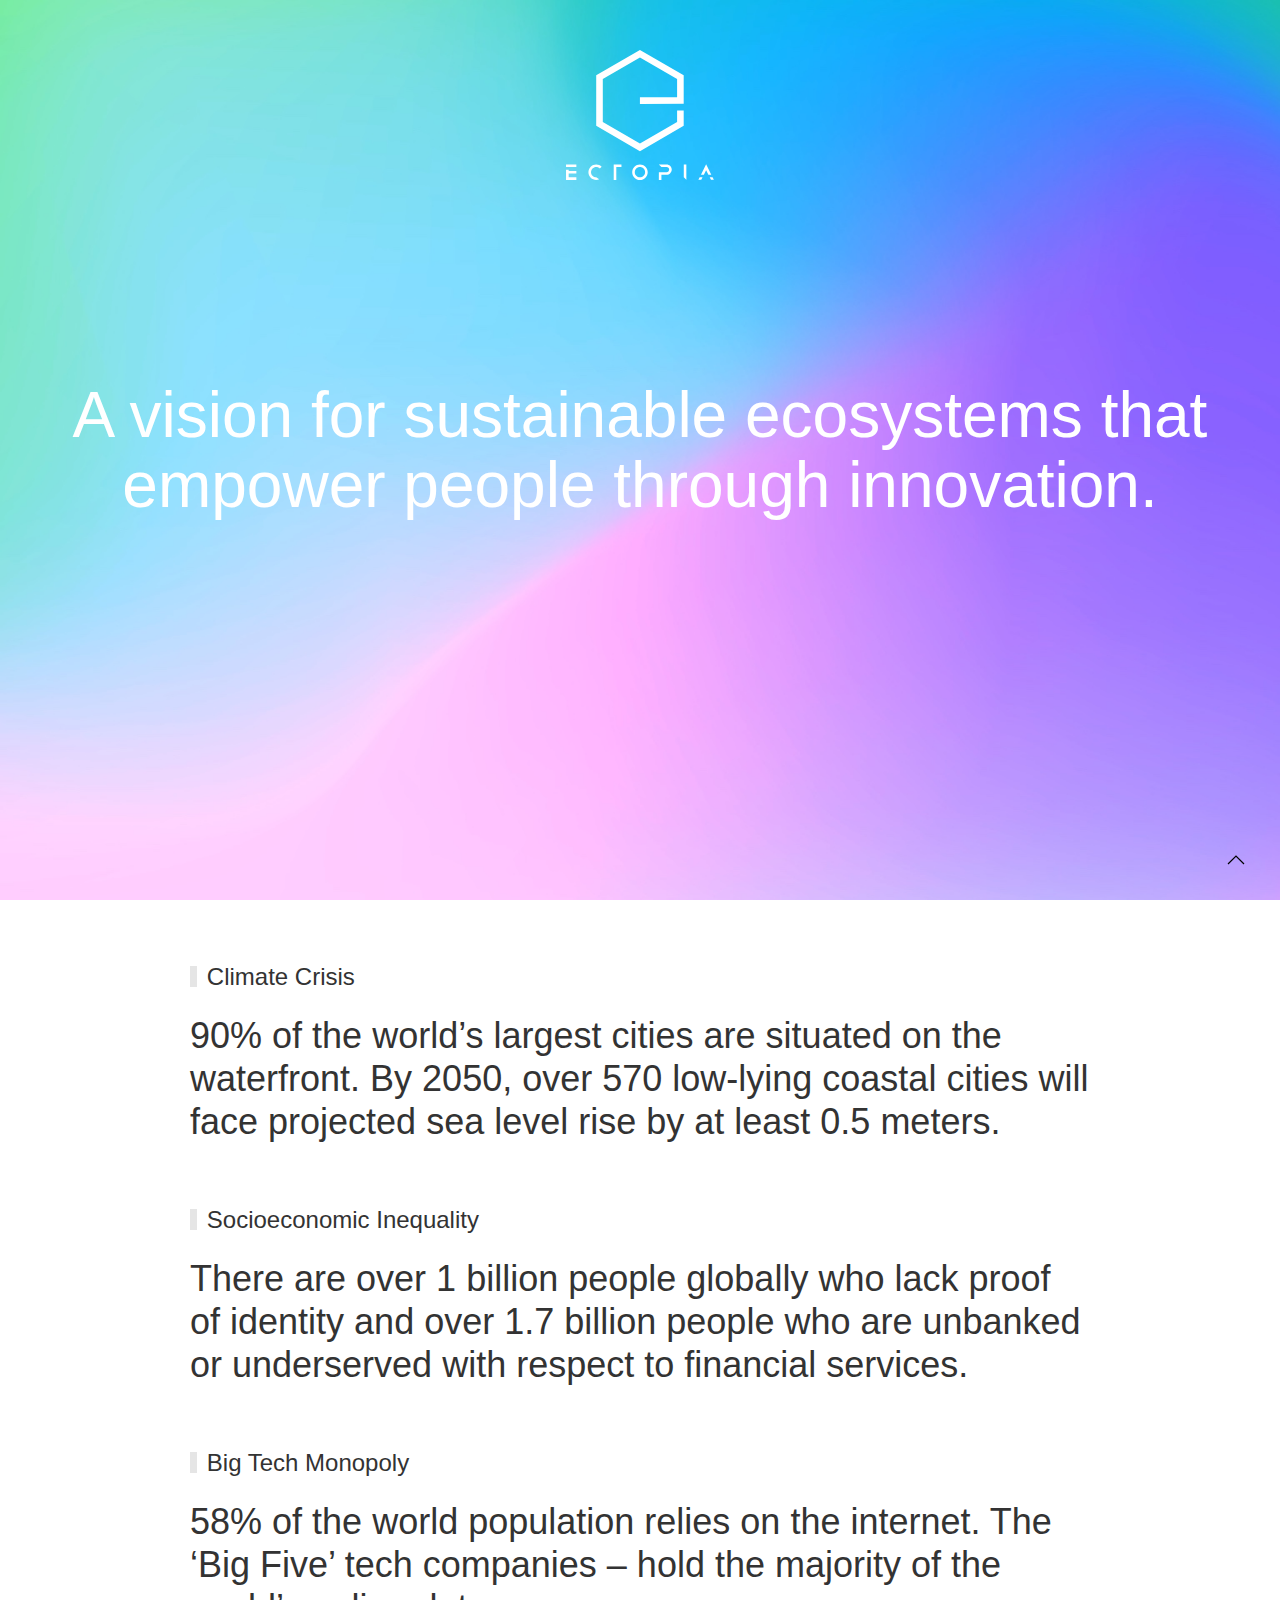
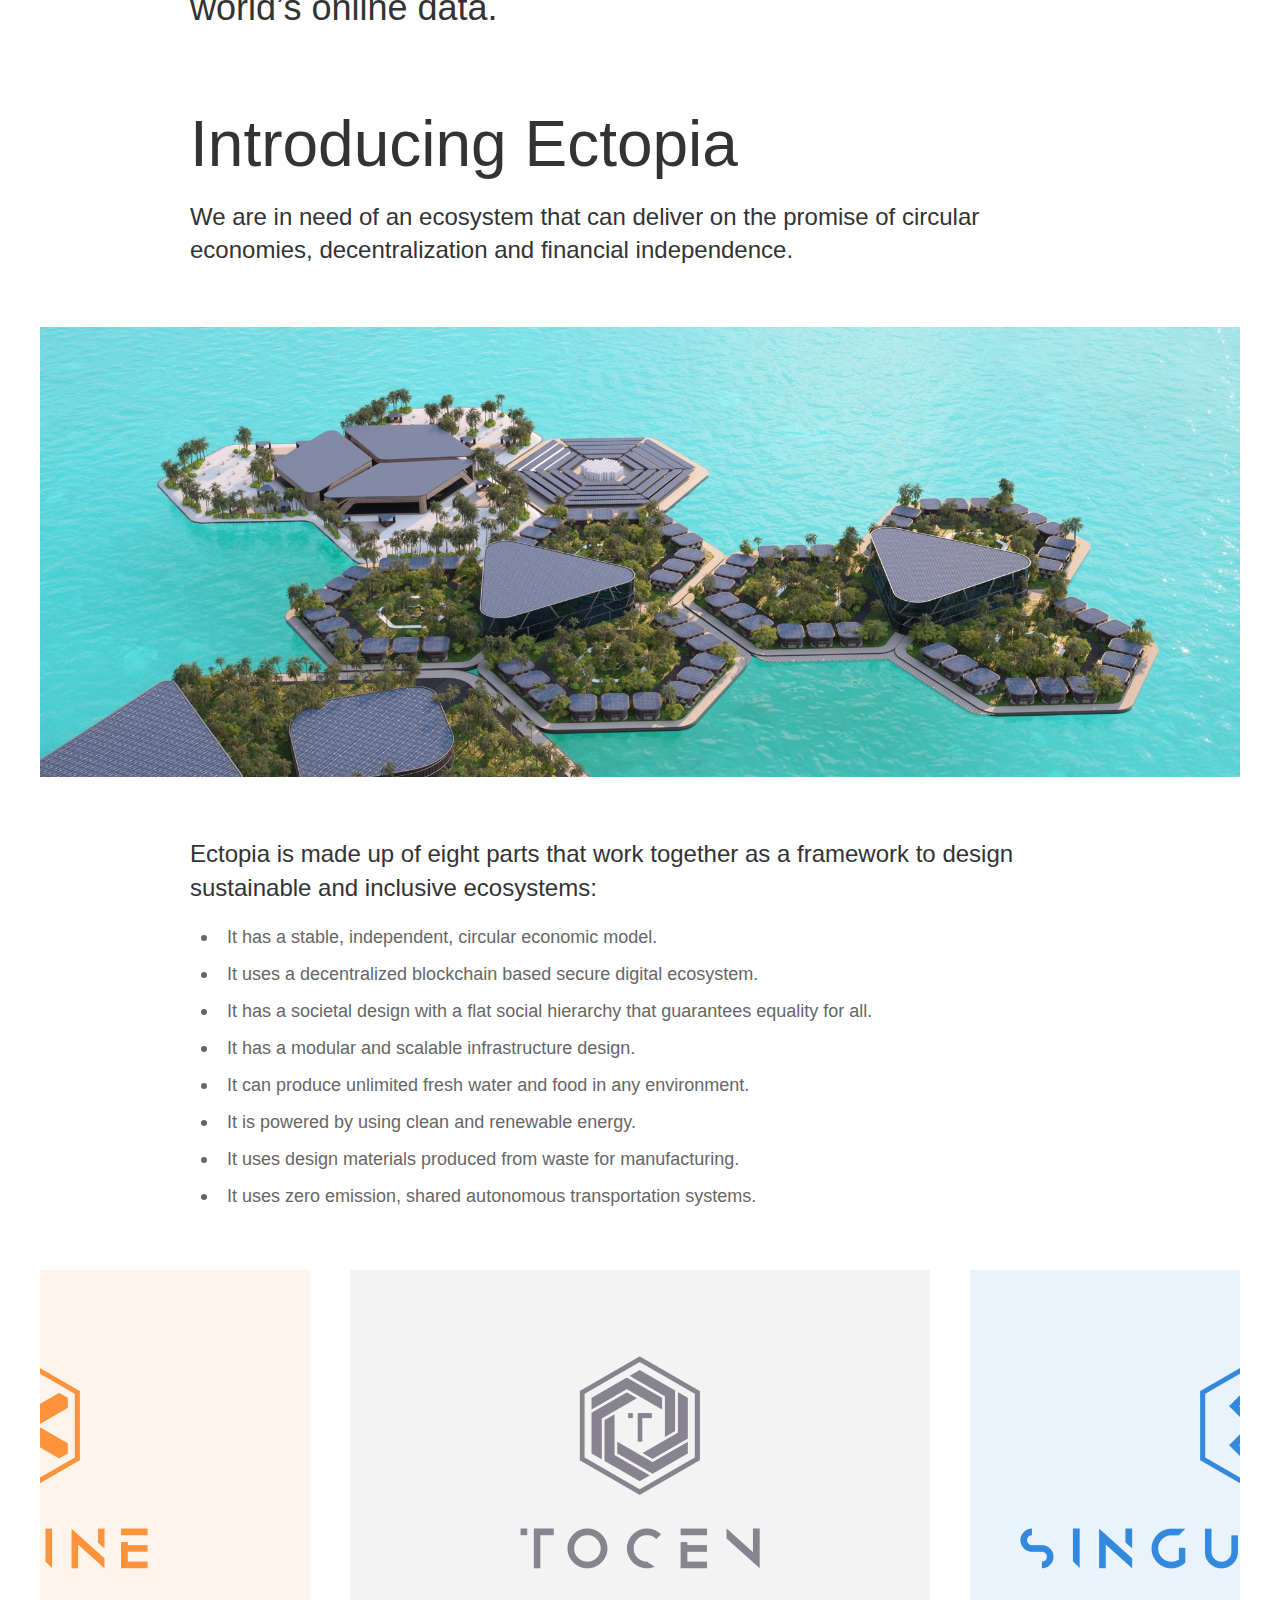
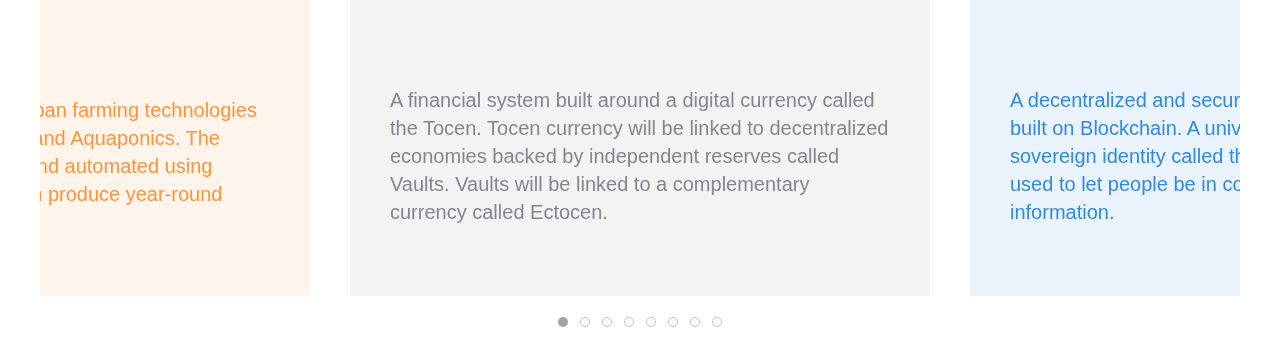
<file: index.html>
<!DOCTYPE html>
<html>
    <head>
        <title>Title</title>
        <meta charset="utf-8">
        <meta name="viewport" content="width=device-width, initial-scale=1">
        <link rel="stylesheet" href="css/uikit.min.css" />
        <script src="js/uikit.min.js"></script>
        <script src="js/uikit-icons.min.js"></script>
    </head>
    <body>
      <a style="position: fixed; bottom: 30px; right: 30px; z-index: 1000; color: black;" href="#" uk-totop uk-scroll></a>
      <div>
        <div class="uk-background-cover uk-height-viewport uk-flex uk-flex-middle uk-flex-center" style="background-image: url(img/cover.jpg);">
          <div style="position: absolute; top: 50px;">
            <img style="height: 130px;" src="img/logo.svg">
          </div>
          <div class="uk-container uk-container-medium">
            <h1 style="color: white; text-align: center;" class="uk-heading-medium">A vision for sustainable ecosystems that empower people through innovation.</h1>
          </div>
        </div>

        <div class="uk-container uk-container-small">
          <h4 class="uk-heading-bullet" style="font-size: 24px; margin-top: 60px;">Climate Crisis</h4>
          <h1 class="uk-heading-small" style="font-size: 36px; margin-top: 10px;">90% of the world’s largest cities are situated on the waterfront. By 2050, over 570 low-lying coastal cities will face projected sea level rise by at least 0.5 meters.</h1>
        </div>

        <div class="uk-container uk-container-small">
          <h4 class="uk-heading-bullet" style="font-size: 24px; margin-top: 60px;">Socioeconomic Inequality</h4>
          <h1 class="uk-heading-small" style="font-size: 36px; margin-top: 10px;">There are over 1 billion people globally who lack proof of identity and over 1.7 billion people who are unbanked or underserved with respect to financial services.</h1>
        </div>

        <div class="uk-container uk-container-small">
          <h4 class="uk-heading-bullet" style="font-size: 24px; margin-top: 60px;">Big Tech Monopoly</h4>
          <h1 class="uk-heading-small" style="font-size: 36px; margin-top: 10px;">58% of the world population relies on the internet. The ‘Big Five’ tech companies – hold the majority of the world’s online data.</h1>
        </div>

        <div style="margin-top: 80px;" class="uk-container uk-container-small">
          <h1 class="uk-heading-medium">Introducing Ectopia</h1>
          <h3 style="margin-top: 0px;">We are in need of an ecosystem that can deliver on the promise of circular economies, decentralization and financial independence.</h3>
        </div>

        <div style="margin-top: 60px; margin-bottom: 60px;" class="uk-container uk-container-medium">
          <div class="uk-background-cover uk-height-large" style="background-image: url(img/bg.jpg);">
        </div>

        <div style="margin-top: 60px;" class="uk-container uk-container-small">
          <h3 style="margin-top: 0px;">Ectopia is made up of eight parts that work together as a framework to design sustainable and inclusive ecosystems:</h3>
          <ul style="font-size: 18px;" class="uk-list uk-list-bullet">
            <li>It has a stable, independent, circular economic model.</li>
            <li>It uses a decentralized blockchain based secure digital ecosystem.</li>
            <li>It has a societal design with a flat social hierarchy that guarantees equality for all.</li>
            <li>It has a modular and scalable infrastructure design.</li>
            <li>It can produce unlimited fresh water and food in any environment.</li>
            <li>It is powered by using clean and renewable energy.</li>
            <li>It uses design materials produced from waste for manufacturing.</li>
            <li>It uses zero emission, shared autonomous transportation systems.</li>
          </ul>
        </div>
      </div>
      <div class="uk-container uk-container-large">
        <div uk-slider="center: true">
          <div class="uk-position-relative uk-visible-toggle uk-light" tabindex="1">

              <ul class="uk-slider-items uk-child-width-1-2@s uk-grid uk-grid-match">
                  <li>
                    <div class="uk-card uk-card-default" style="box-shadow: none; background: #F3F3F4;">
                      <div class="uk-card-media-top">
                        <img src="img/tocen.png" alt="">
                      </div>
                      <div class="uk-card-body" style="padding: 30px 40px; padding-bottom: 60px; font-size: 15px;">
                        <h4 style="color: #88848F;">A financial system built around a digital currency called the Tocen. Tocen currency will be linked to decentralized economies backed by independent reserves called Vaults. Vaults will be linked to a complementary currency called Ectocen.</h4>
                      </div>
                    </div>
                  </li>
                  <li>
                    <div class="uk-card uk-card-default" style="box-shadow: none; background: #EAF3FB; color: #3289DE;">
                      <div class="uk-card-media-top">
                        <img src="img/singularity.png" alt="">
                      </div>
                      <div class="uk-card-body" style=" padding: 30px 40px; padding-bottom: 60px; font-size: 15px;">
                        <h4 style="color: #3289DE;">A decentralized and secure digital ecosystem that is built on Blockchain. A universally accessible, self-sovereign identity called the Singular Identity will be used to let people be in control of their identities and information.</h4>
                      </div>
                    </div>
                  </li>
                  <li>
                    <div class="uk-card uk-card-default" style="box-shadow: none; background: #E8F9FC; color: white;">
                      <div class="uk-card-media-top">
                          <img src="img/life.png" alt="">
                      </div>
                      <div class="uk-card-body" style=" padding: 30px 40px; padding-bottom: 60px; font-size: 15px;">
                        <h4 style="color: #22C9E8;">A new kind of society designed around a reputation system that uses a flat social hierarchy that guarantees food, shelter and equality for all. Innovative models will be used for healthcare, education and to preserve cultural heritage.</h4>
                      </div>
                    </div>
                  </li>
                  <li>
                    <div class="uk-card uk-card-default" style="box-shadow: none; background: #FFF9EE; color: white;">
                      <div class="uk-card-media-top">
                          <img src="img/hive.png" alt="">
                      </div>
                      <div class="uk-card-body" style=" padding: 30px 40px; padding-bottom: 60px; font-size: 15px;">
                        <h4 style="color: #FFC35E;">A lego-like modular design framework that can be used to design infrastructures for communities, cities and states. The framework will use sustainable building materials and can be built on both land and water.</h4>
                      </div>
                    </div>
                  </li>
                  <li>
                    <div class="uk-card uk-card-default" style="box-shadow: none; background: #FCEEEE; color: white;">
                      <div class="uk-card-media-top">
                          <img src="img/grid.png" alt="">
                      </div>
                      <div class="uk-card-body" style=" padding: 30px 40px; padding-bottom: 60px; font-size: 15px;">
                        <h4 style="color: #E75757;">A decentralized system that uses microgrids to produce energy from renewable resources like sunlight, wind, tides and waves. The network will use an open design to help share and track the global carbon footprint.</h4>
                      </div>
                    </div>
                  </li>
                  <li>
                    <div class="uk-card uk-card-default" style="box-shadow: none; background: #ECF9EE; color: white;">
                      <div class="uk-card-media-top">
                          <img src="img/farm.png" alt="">
                      </div>
                      <div class="uk-card-body" style=" padding: 30px 40px; padding-bottom: 60px; font-size: 15px;">
                        <h4 style="color: #4AC559;">A farming system that uses urban farming technologies like Hydroponics, Aeroponics and Aquaponics. The system will be computerized and automated using Artificial Intelligence. Farm can produce year-round harvest.</h4>
                      </div>
                    </div>
                  </li>
                  <li>
                    <div class="uk-card uk-card-default" style="box-shadow: none; background: #F8EEFF; color: white;">
                      <div class="uk-card-media-top">
                          <img src="img/factory.png" alt="">
                      </div>
                      <div class="uk-card-body" style=" 30px 40px; padding-bottom: 60px; font-size: 15px;">
                        <h4 style="color: #BF55FF;">A sustainable manufacturing engineering framework that relies on zero waste systems. </h4>
                      </div>
                    </div>
                  </li>
                  <li>
                    <div class="uk-card uk-card-default" style="box-shadow: none; background: #FEF4EC; color: white;">
                      <div class="uk-card-media-top">
                          <img src="img/engine.png" alt="">
                      </div>
                      <div class="uk-card-body" style=" 30px 40px; padding-bottom: 60px; font-size: 15px;">
                        <h4 style="color: #FE933C;">A farming system that uses urban farming technologies like Hydroponics, Aeroponics and Aquaponics. The system will be computerized and automated using Artificial Intelligence. Farm can produce year-round harvest.</h4>
                      </div>
                    </div>
                  </li>

              </ul>

              <a class="uk-position-center-left uk-position-small uk-hidden-hover" href="#" uk-slidenav-previous uk-slider-item="previous"></a>
              <a class="uk-position-center-right uk-position-small uk-hidden-hover" href="#" uk-slidenav-next uk-slider-item="next"></a>

          </div>

          <ul class="uk-slider-nav uk-dotnav uk-flex-center uk-margin"></ul>

      </div>
      </div>
    </div>
    </body>
</html>
</file>
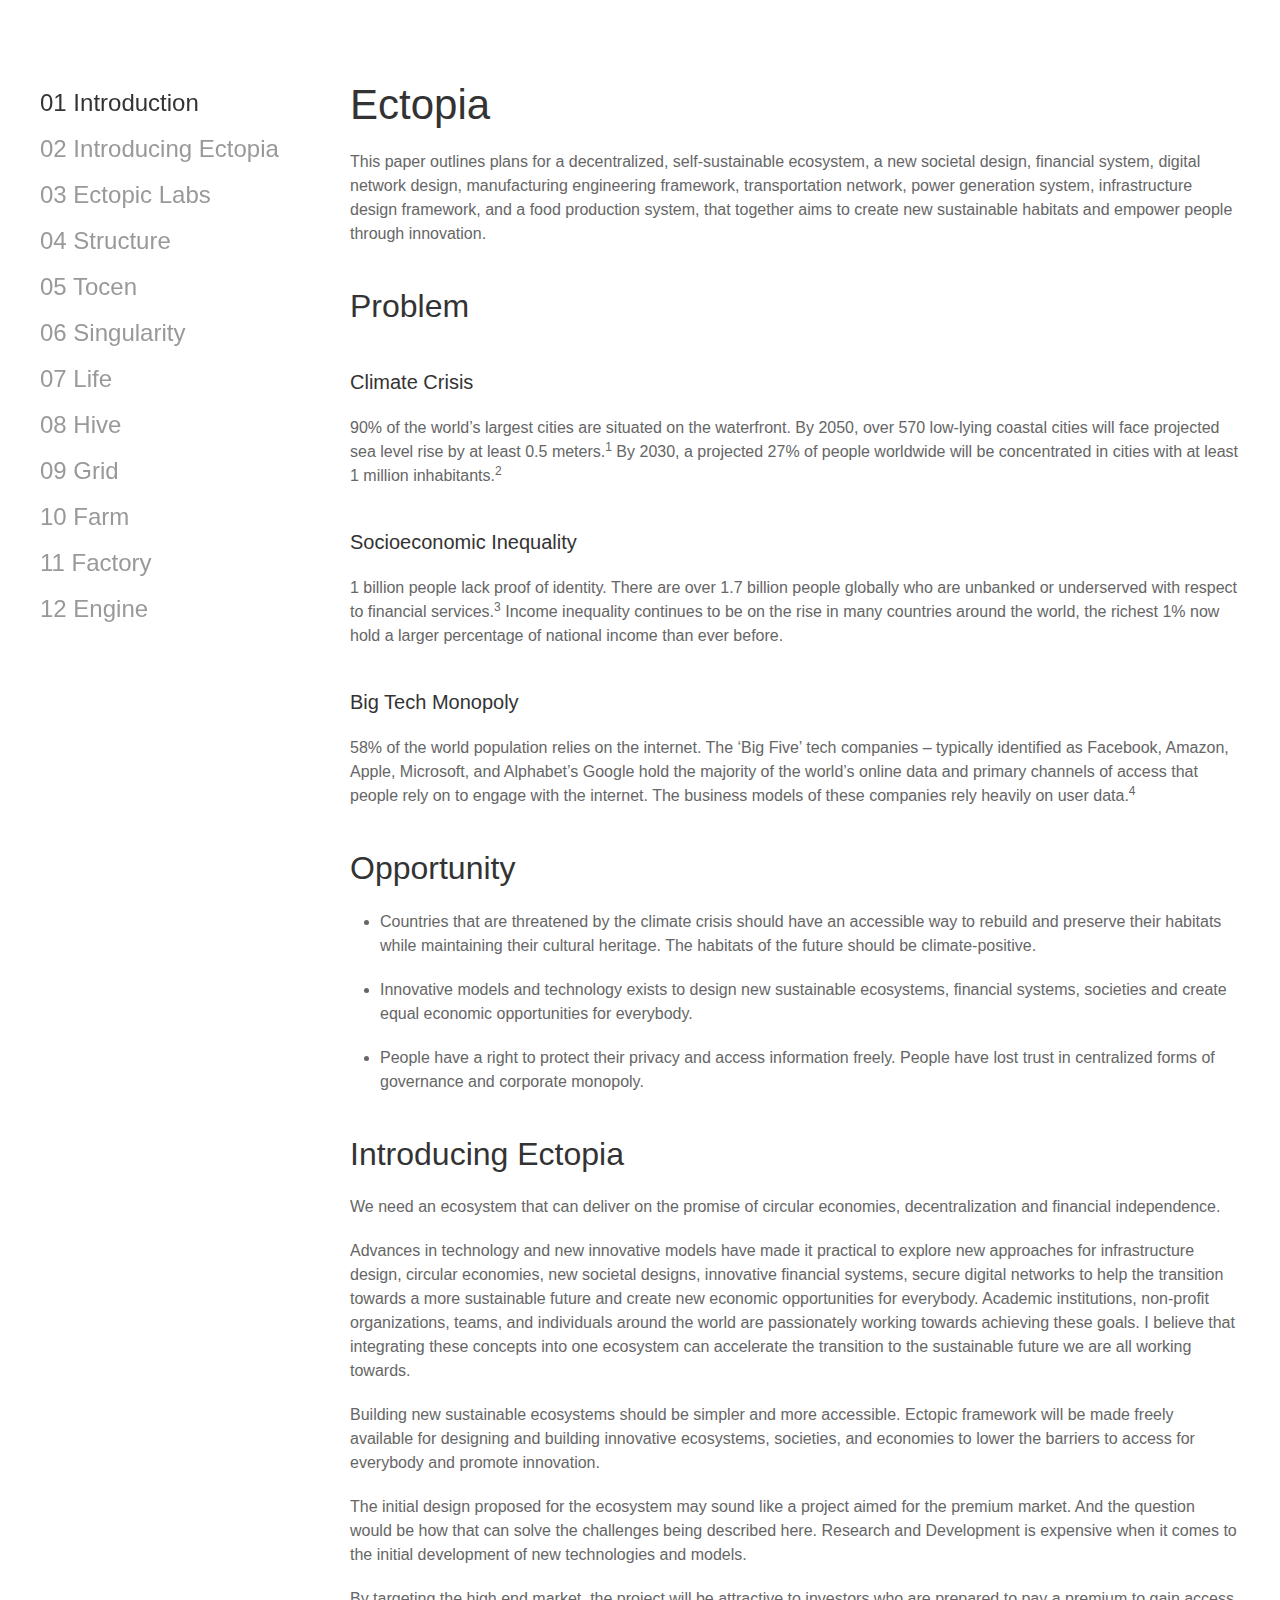
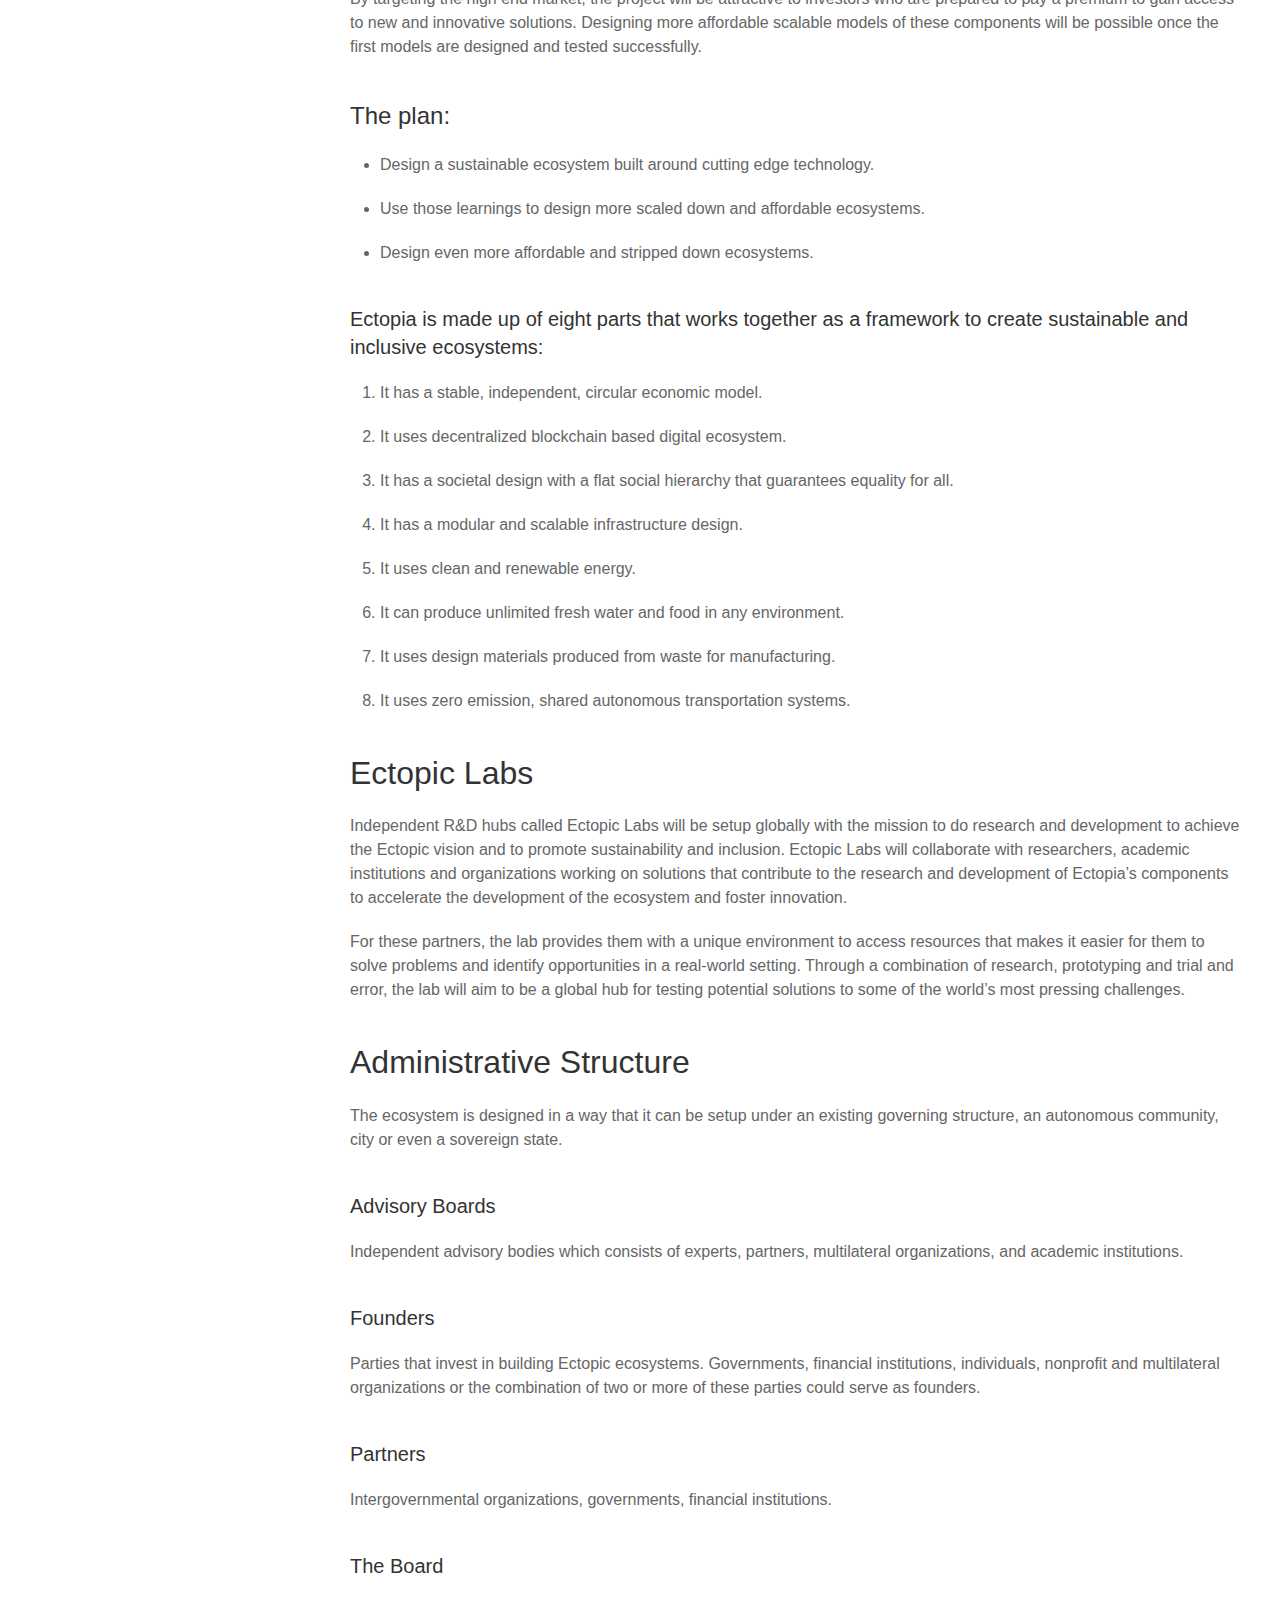
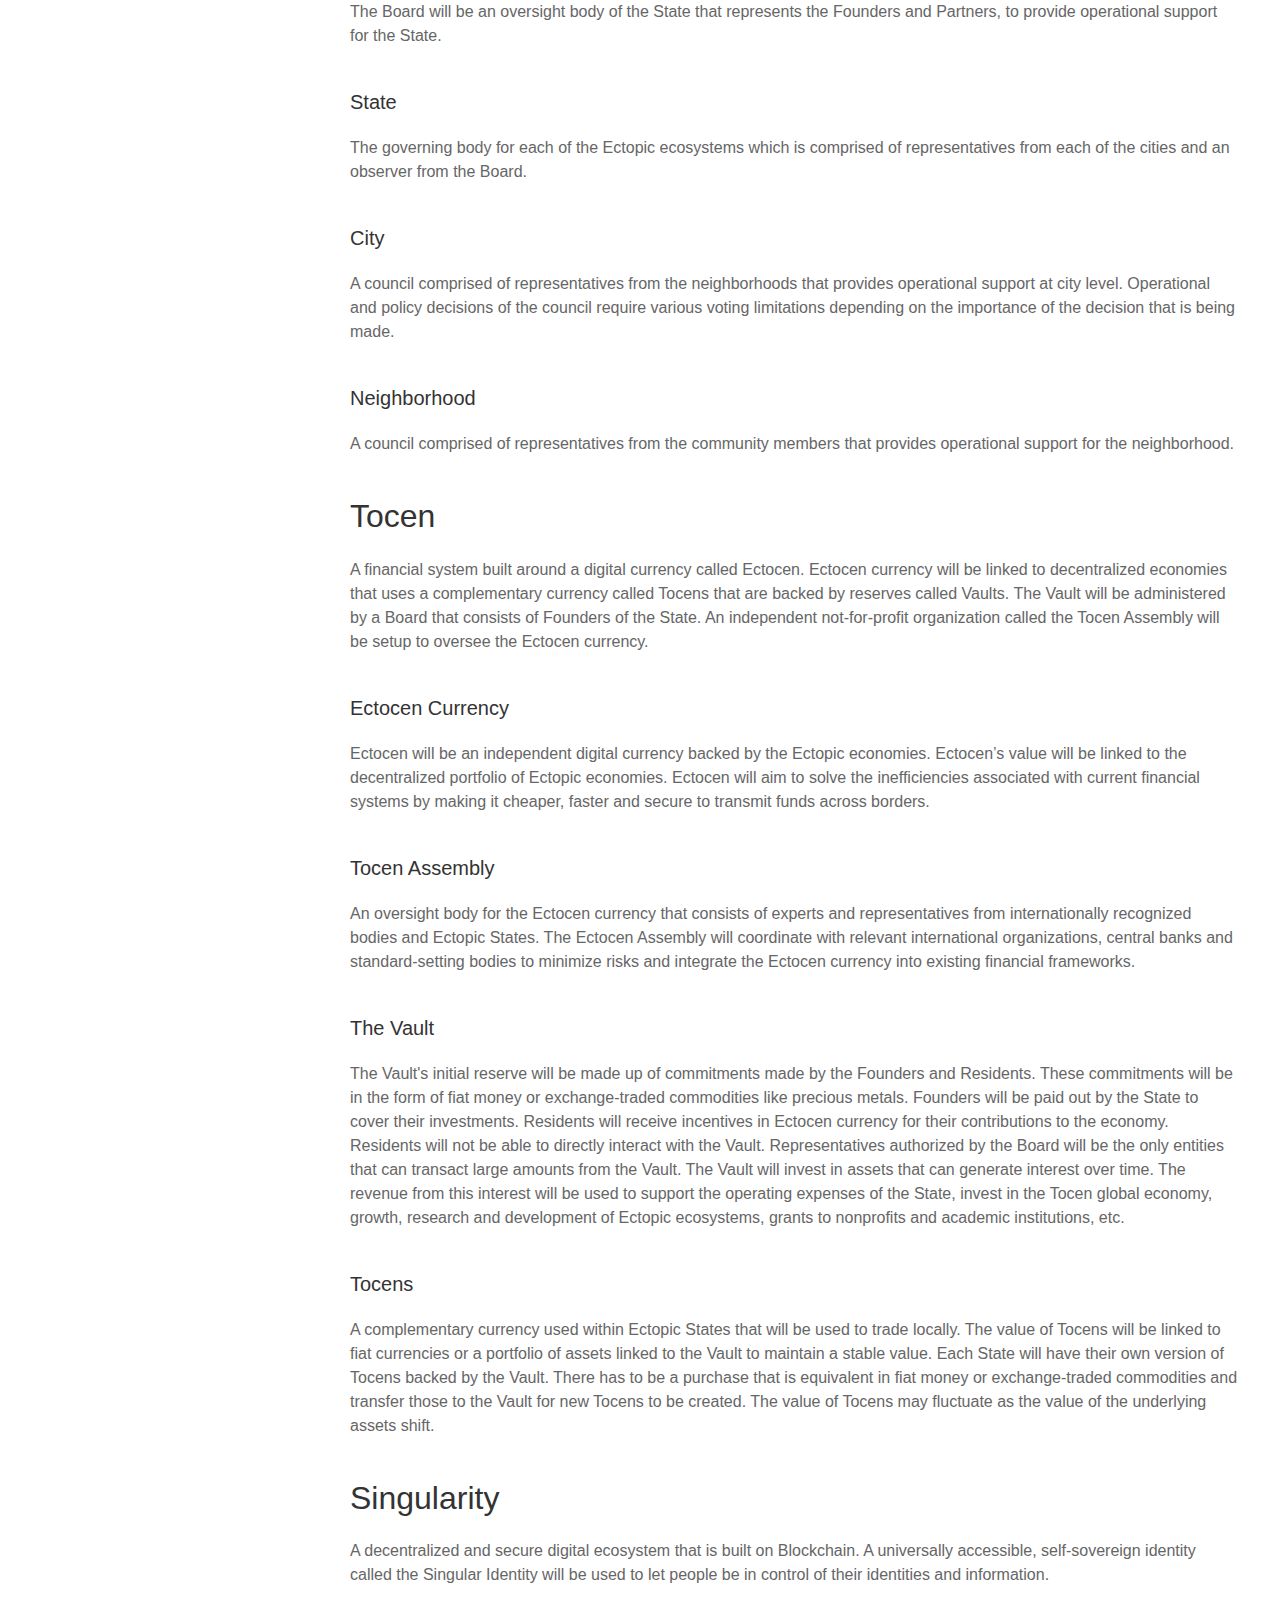
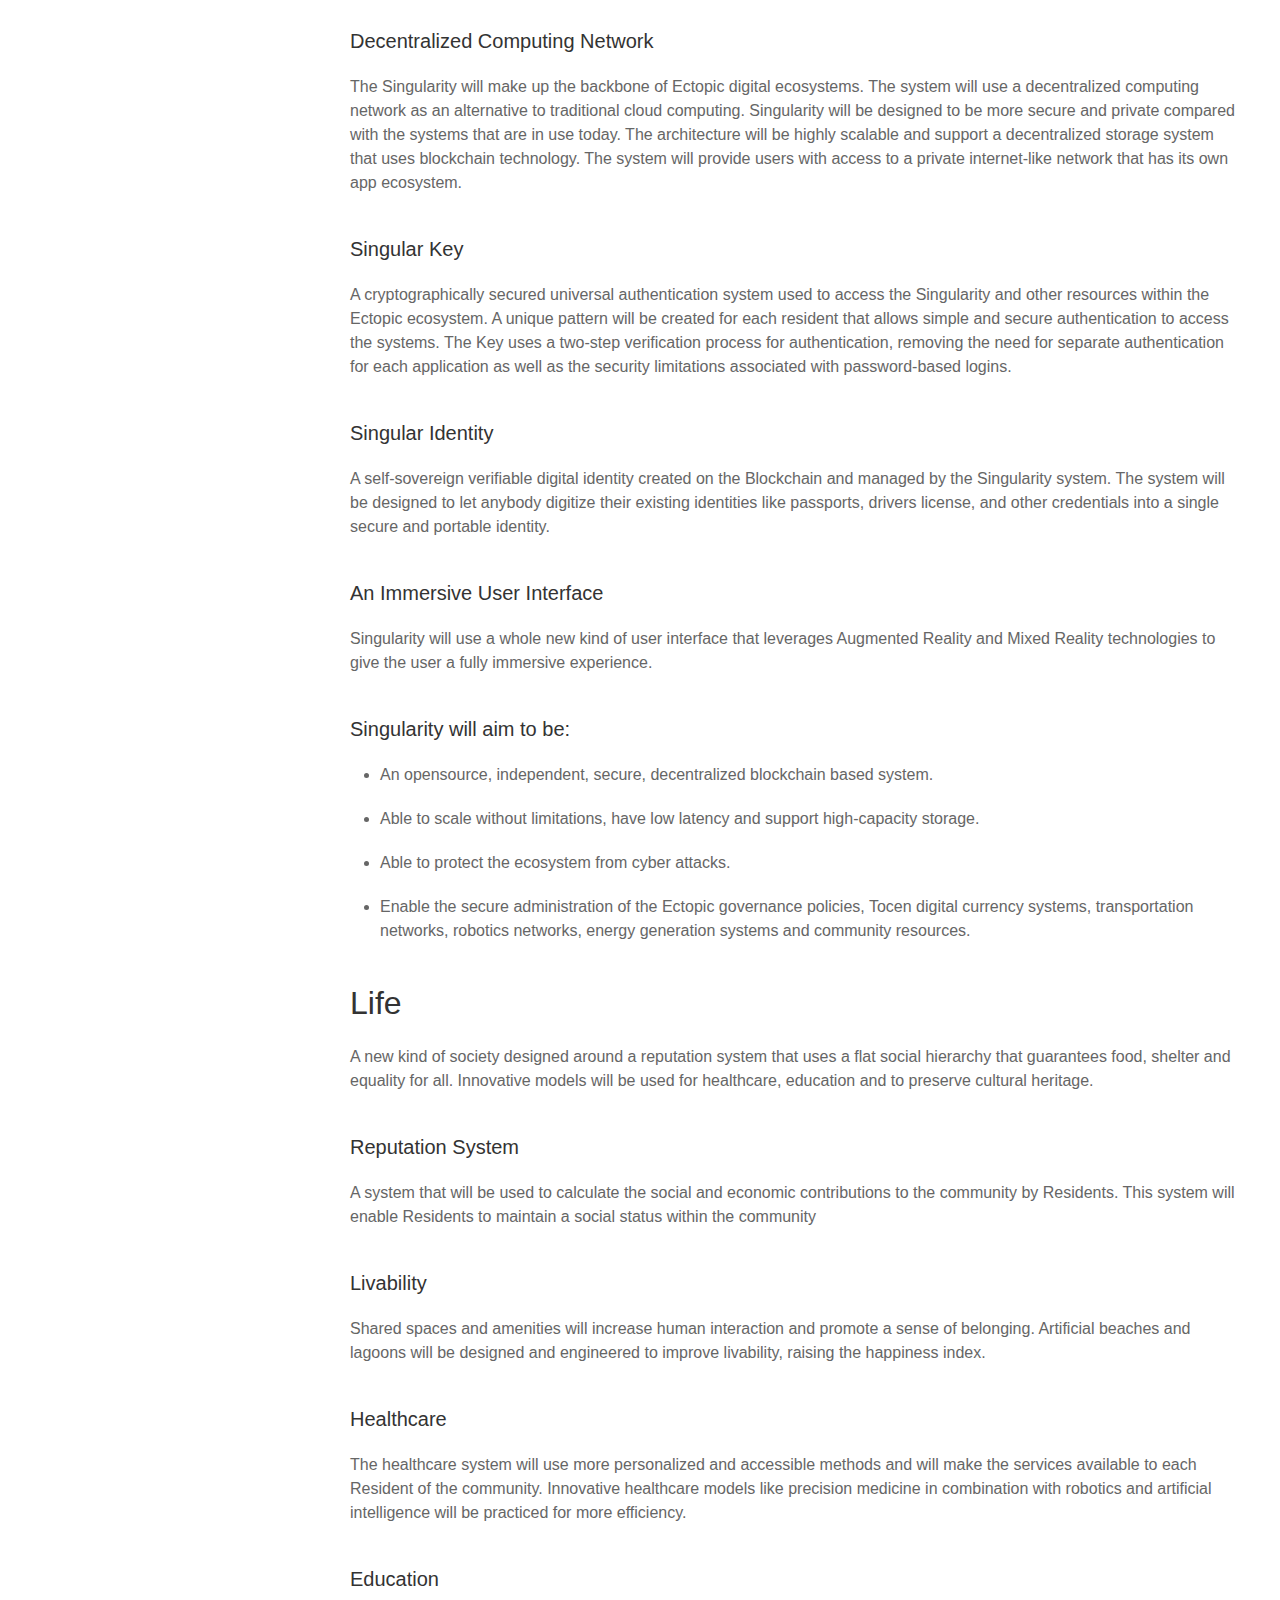
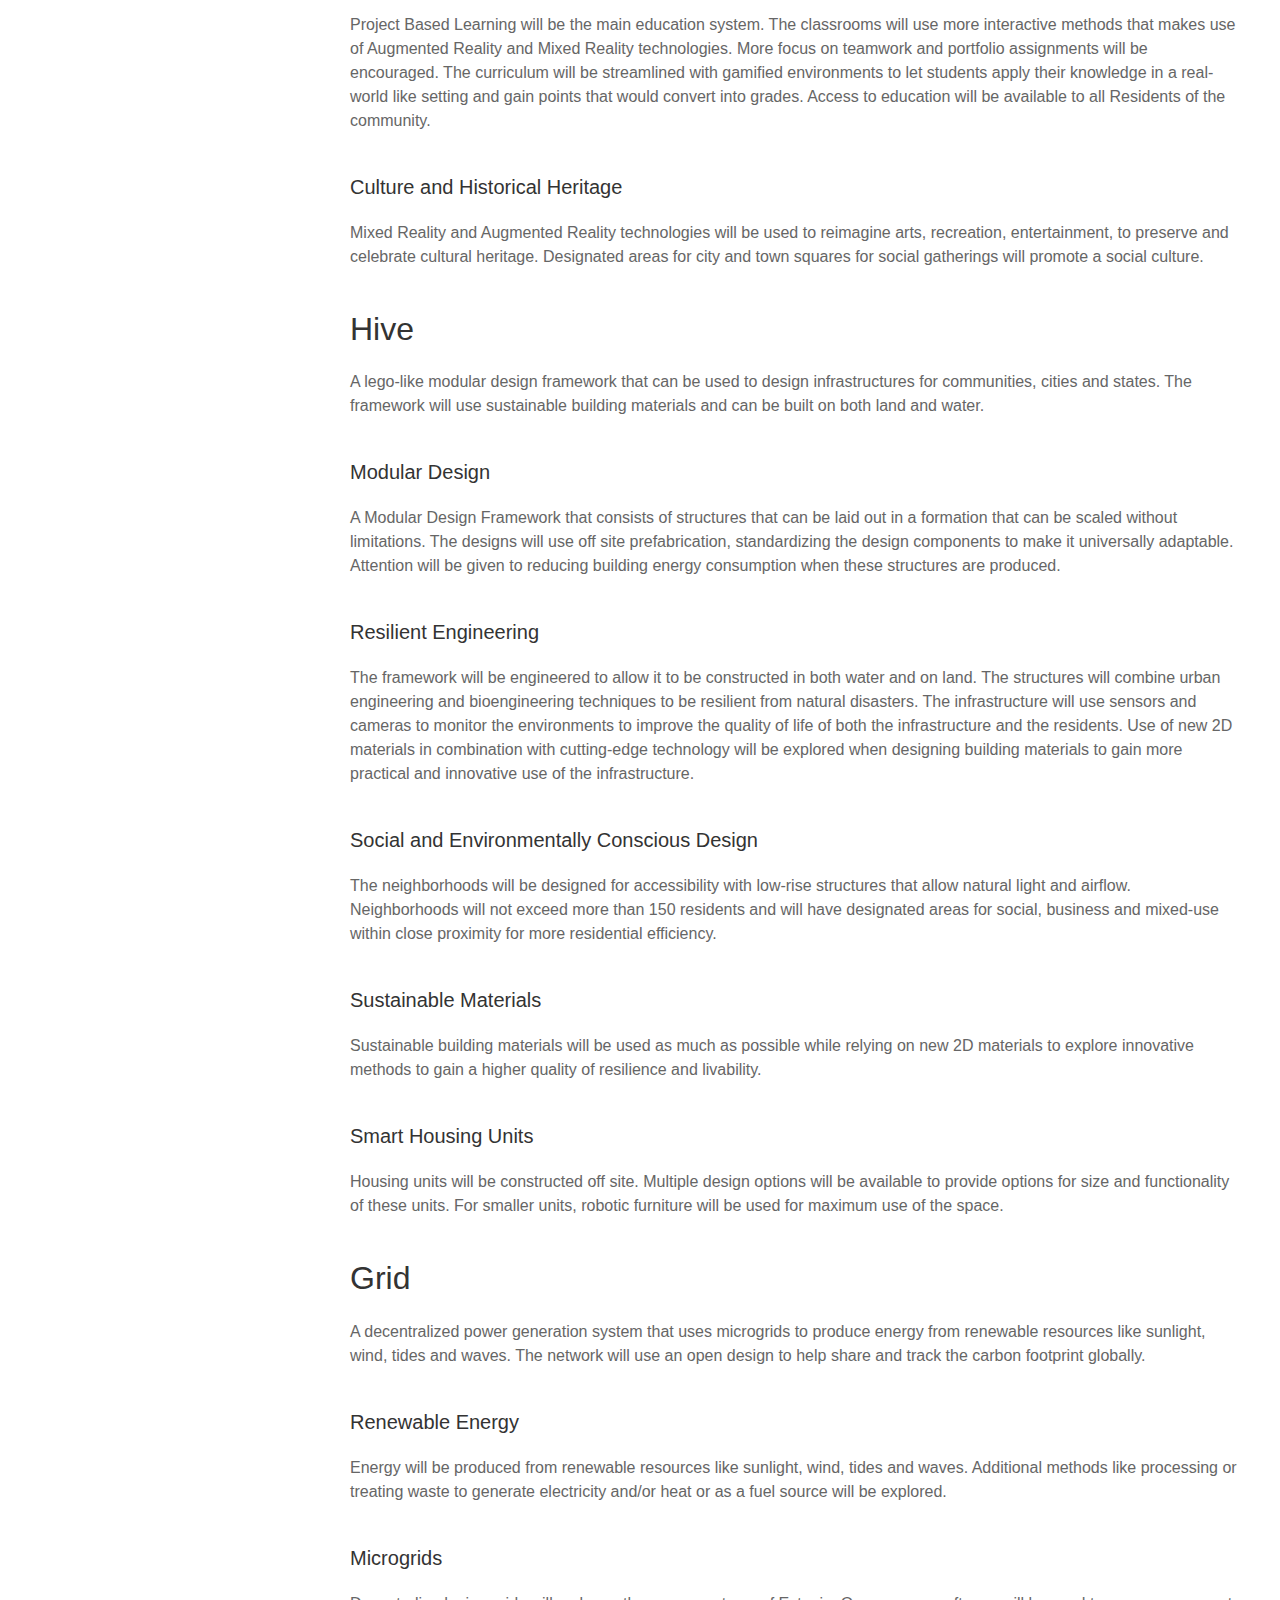
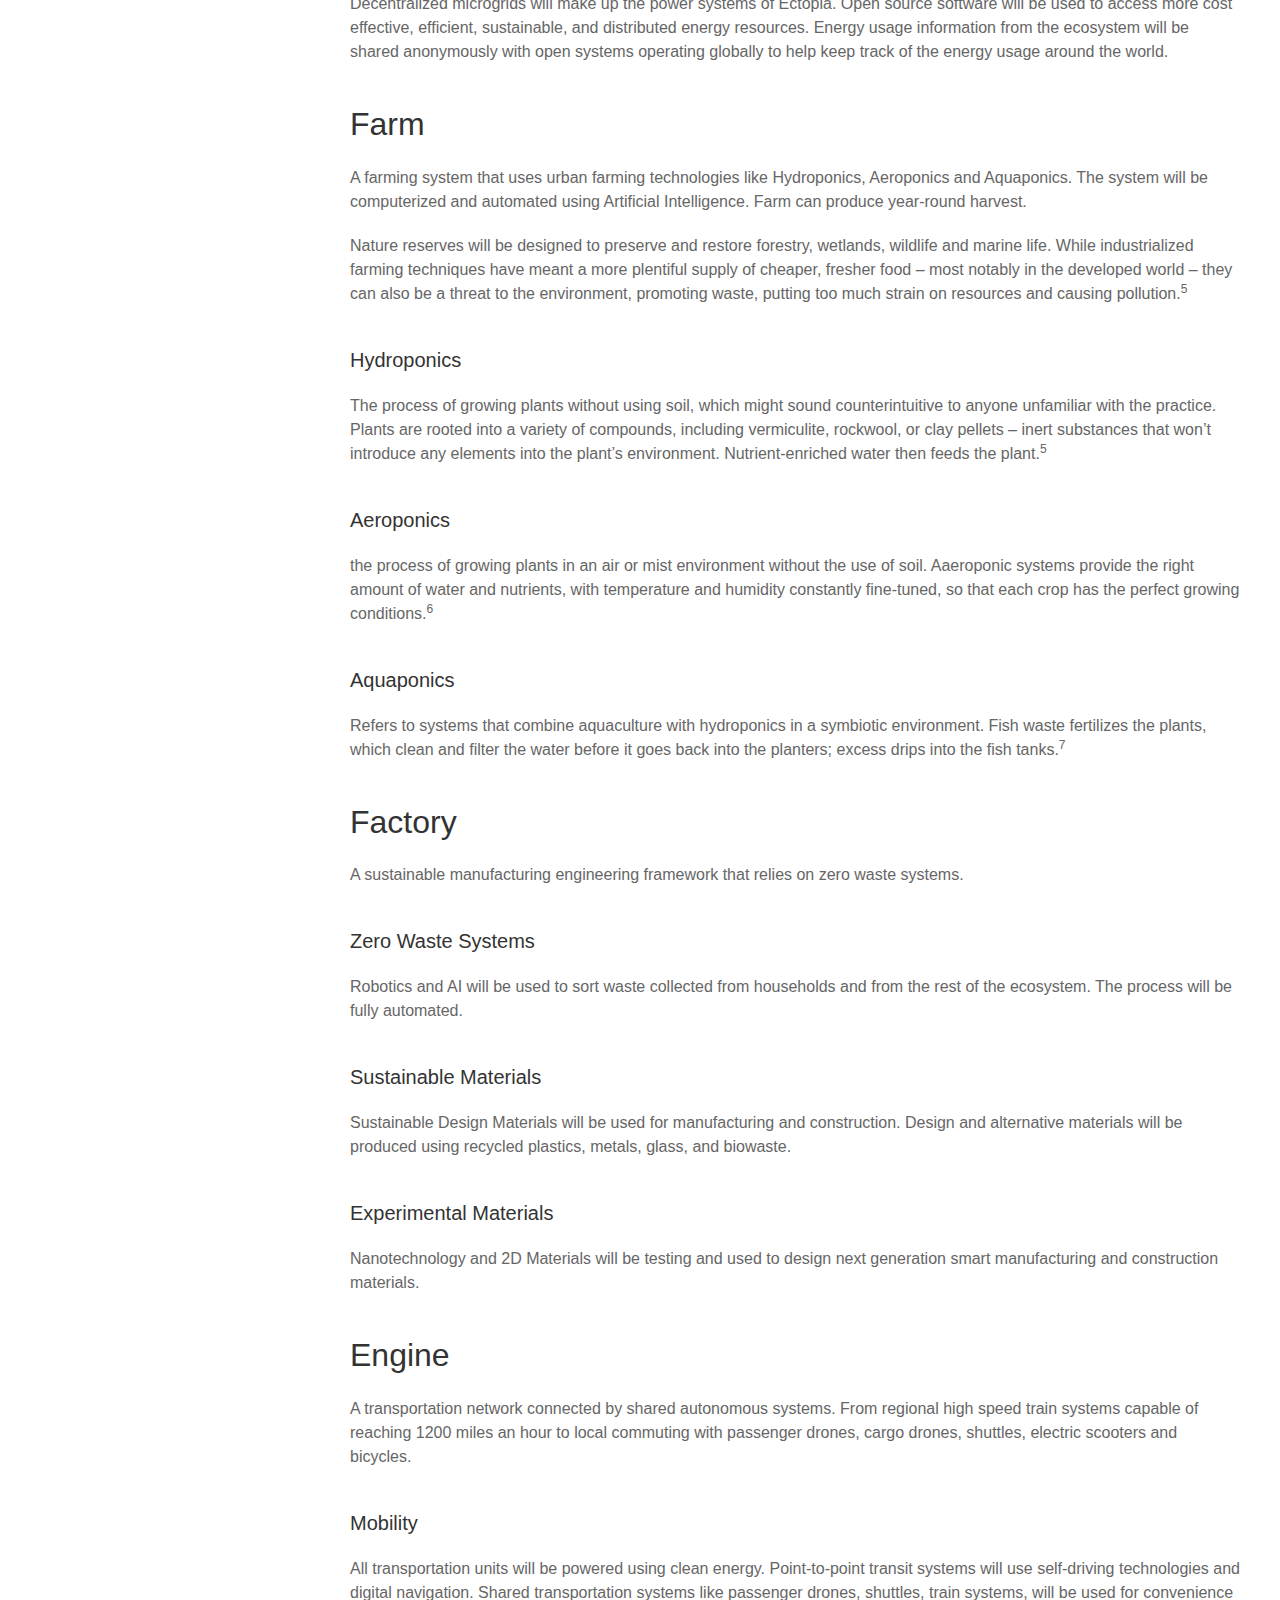
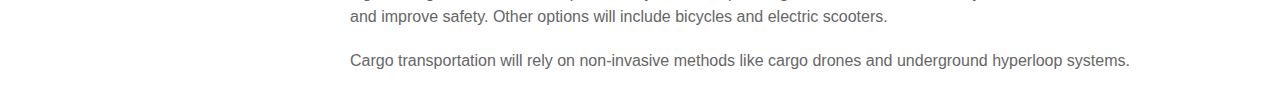
<file: whitepaper.html>
<!DOCTYPE html>
<html>
    <head>
        <title>Title</title>
        <meta charset="utf-8">
        <meta name="viewport" content="width=device-width, initial-scale=1">
        <link rel="stylesheet" href="css/uikit.min.css" />
        <script src="js/uikit.min.js"></script>
        <script src="js/uikit-icons.min.js"></script>
    </head>
    <body>
      <div style="margin-top: 80px; margin-bottom:20px;" class="uk-container uk-container-large">
        <ul style="position: fixed; font-size: 24px;" class="uk-nav uk-nav-default" uk-scrollspy-nav="closest: li; scroll: true">
            <li><a href="#introduction">01 Introduction</a></li>
            <li><a href="#ectopia">02 Introducing Ectopia</a></li>
            <li><a href="#labs">03 Ectopic Labs</a></li>
            <li><a href="#structure">04 Structure</a></li>
            <li><a href="#tocen">05 Tocen</a></li>
            <li><a href="#singularity">06 Singularity</a></li>
            <li><a href="#life">07 Life</a></li>
            <li><a href="#hive">08 Hive</a></li>
            <li><a href="#grid">09 Grid</a></li>
            <li><a href="#farm">10 Farm</a></li>
            <li><a href="#factory">11 Factory</a></li>
            <li><a href="#engine">12 Engine</a></li>
        </ul>
        <div uk-grid>
            <div class="uk-width-1-4@m">

            </div>
            <div class="uk-width-expand@m" id="introduction">
              <h1>Ectopia</h1>
              <p>This paper outlines plans for a decentralized, self-sustainable ecosystem, a new societal design, financial system, digital network design, manufacturing engineering framework, transportation network, power generation system, infrastructure design framework, and a food production system, that together aims to create new sustainable habitats and empower people through innovation.</p>

              <h2>Problem</h2>
              <h4>Climate Crisis</h4>
              <p>90% of the world’s largest cities are situated on the waterfront. By 2050, over 570 low-lying coastal cities will face projected sea level rise by at least 0.5 meters.<sup>1</sup> By 2030, a projected 27% of people worldwide will be concentrated in cities with at least 1 million inhabitants.<sup>2</sup></p>

              <h4>Socioeconomic Inequality</h4>
              <p>1 billion people lack proof of identity. There are over 1.7 billion people globally who are unbanked or underserved with respect to financial services.<sup>3</sup> Income inequality continues to be on the rise in many countries around the world, the richest 1% now hold a larger percentage of national income than ever before. </p>

              <h4>Big Tech Monopoly</h4>
              <p>58% of the world population relies on the internet. The ‘Big Five’ tech companies – typically identified as Facebook, Amazon, Apple, Microsoft, and Alphabet’s Google hold the majority of the world’s online data and primary channels of access that people rely on to engage with the internet. The business models of these companies rely heavily on user data.<sup>4</sup> </p>

              <h2>Opportunity</h2>
              <ul>
                <li style="margin-bottom: 20px;">Countries that are threatened by the climate crisis should have an accessible way to rebuild and preserve their habitats while maintaining their cultural heritage. The habitats of the future should be climate-positive.</li>
                <li style="margin-bottom: 20px;">Innovative models and technology exists to design new sustainable ecosystems, financial systems, societies and create equal economic opportunities for everybody.</li>
                <li style="margin-bottom: 20px;">People have a right to protect their privacy and access information freely. People have lost trust in centralized forms of governance and corporate monopoly.</li>
              </ul>

              <h2 id="ectopia">Introducing Ectopia</h2>
              <p>We need an ecosystem that can deliver on the promise of circular economies, decentralization and financial independence.</p>
              <p>Advances in technology and new innovative models have made it practical to explore new approaches for infrastructure design, circular economies, new societal designs, innovative financial systems, secure digital networks to help the transition towards a more sustainable future and create new economic opportunities for everybody. Academic institutions, non-profit organizations, teams, and individuals around the world are passionately working towards achieving these goals. I believe that integrating these concepts into one ecosystem can accelerate the transition to the sustainable future we are all working towards.</p>
              <p>Building new sustainable ecosystems should be simpler and more accessible. Ectopic framework will be made freely available for designing and building innovative ecosystems, societies, and economies to lower the barriers to access for everybody and promote innovation.</p>
              <p>The initial design proposed for the ecosystem may sound like a project aimed for the premium market. And the question would be how that can solve the challenges being described here. Research and Development is expensive when it comes to the initial development of new technologies and models. </p>
              <p>By targeting the high end market, the project will be attractive to investors who are prepared to pay a premium to gain access to new and innovative solutions. Designing more affordable scalable models of these components will be possible once the first models are designed and tested successfully. </p>

              <h3>The plan:</h3>
              <ul>
                <li style="margin-bottom: 20px;">Design a sustainable ecosystem built around cutting edge technology.</li>
                <li style="margin-bottom: 20px;">Use those learnings to design more scaled down and affordable ecosystems.</li>
                <li style="margin-bottom: 20px;">Design even more affordable and stripped down ecosystems.</li>
              </ul>

              <h4>Ectopia is made up of eight parts that works together as a framework to create sustainable and inclusive ecosystems:</h4>

              <ol>
                <li style="margin-bottom: 20px;">It has a stable, independent, circular economic model.</li>
                <li style="margin-bottom: 20px;">It uses decentralized blockchain based digital ecosystem.</li>
                <li style="margin-bottom: 20px;">It has a societal design with a flat social hierarchy that guarantees equality for all.</li>
                <li style="margin-bottom: 20px;">It has a modular and scalable infrastructure design.</li>
                <li style="margin-bottom: 20px;">It uses clean and renewable energy.</li>
                <li style="margin-bottom: 20px;">It can produce unlimited fresh water and food in any environment.</li>
                <li style="margin-bottom: 20px;">It uses design materials produced from waste for manufacturing.</li>
                <li style="margin-bottom: 20px;">It uses zero emission, shared autonomous transportation systems.</li>
              </ol>

              <h2 id="labs">Ectopic Labs</h2>
              <p>Independent R&D hubs called Ectopic Labs will be setup globally with the mission to do research and development to achieve the Ectopic vision and to promote sustainability and inclusion. Ectopic Labs will collaborate with researchers, academic institutions and organizations working on solutions that contribute to the research and development of Ectopia’s components to accelerate the development of the ecosystem and foster innovation.</p>
              <p>For these partners, the lab provides them with a unique environment to access resources that makes it easier for them to solve problems and identify opportunities in a real-world setting. Through a combination of research, prototyping and trial and error, the lab will aim to be a global hub for testing potential solutions to some of the world’s most pressing challenges.</p>

              <h2 id="structure">Administrative Structure</h2>
              <p>The ecosystem is designed in a way that it can be setup under an existing governing structure, an autonomous community, city or even a sovereign state.</p>

              <h4>Advisory Boards</h4>
              <p>Independent advisory bodies which consists of experts, partners, multilateral organizations, and academic institutions.</p>

              <h4>Founders</h4>
              <p>Parties that invest in building Ectopic ecosystems. Governments, financial institutions, individuals, nonprofit and multilateral organizations or the combination of two or more of these parties could serve as founders.</p>

              <h4>Partners</h4>
              <p>Intergovernmental organizations, governments, financial institutions.</p>

              <h4>The Board</h4>
              <p>The Board will be an oversight body of the State that represents the Founders and Partners, to provide operational support for the State.</p>

              <h4>State</h4>
              <p>The governing body for each of the Ectopic ecosystems which is comprised of representatives from each of the cities and an observer from the Board.</p>

              <h4>City</h4>
              <p>A council comprised of representatives from the neighborhoods that provides operational support at city level. Operational and policy decisions of the council require various voting limitations depending on the importance of the decision that is being made. </p>

              <h4>Neighborhood</h4>
              <p>A council comprised of representatives from the community members that provides operational support for the neighborhood.</p>

              <h2 id="tocen">Tocen</h2>
              <p>A financial system built around a digital currency called Ectocen. Ectocen currency will be linked to decentralized economies that uses a complementary currency called Tocens that are backed by reserves called Vaults. The Vault will be administered by a Board that consists of Founders of the State. An independent not-for-profit organization called the Tocen Assembly will be setup to oversee the Ectocen currency.</p>

              <h4>Ectocen Currency</h4>
              <p>Ectocen will be an independent digital currency backed by the Ectopic economies. Ectocen’s value will be linked to the decentralized portfolio of Ectopic economies. Ectocen will aim to solve the inefficiencies associated with current financial systems by making it cheaper, faster and secure to transmit funds across borders.</p>


              <h4>Tocen Assembly</h4>
              <p>An oversight body for the Ectocen currency that consists of experts and representatives from internationally recognized bodies and Ectopic States. The Ectocen Assembly will coordinate with relevant international organizations, central banks and standard-setting bodies to minimize risks and integrate the Ectocen currency into existing financial frameworks.</p>


              <h4>The Vault</h4>
              <p>The Vault's initial reserve will be made up of commitments made by the Founders and Residents. These commitments will be in the form of fiat money or exchange-traded commodities like precious metals. Founders will be paid out by the State to cover their investments. Residents will receive incentives in Ectocen currency for their contributions to the economy. Residents will not be able to directly interact with the Vault. Representatives authorized by the Board will be the only entities that can transact large amounts from the Vault. The Vault will invest in assets that can generate interest over time. The revenue from this interest will be used to support the operating expenses of the State, invest in the Tocen global economy, growth, research and development of Ectopic ecosystems, grants to nonprofits and academic institutions, etc.</p>

              <h4>Tocens</h4>
              <p>A complementary currency used within Ectopic States that will be used to trade locally. The value of Tocens will be linked to fiat currencies or a portfolio of assets linked to the Vault to maintain a stable value. Each State will have their own version of Tocens backed by the Vault. There has to be a purchase that is equivalent in fiat money or exchange-traded commodities and transfer those to the Vault for new Tocens to be created. The value of Tocens may fluctuate as the value of the underlying assets shift.</p>

              <h2 id="singularity">Singularity</h2>
              <p>A decentralized and secure digital ecosystem that is built on Blockchain. A universally accessible, self-sovereign identity called the Singular Identity will be used to let people be in control of their identities and information.</p>

              <h4>Decentralized Computing Network</h4>
              <p>The Singularity will make up the backbone of Ectopic digital ecosystems. The system will use a decentralized computing network as an alternative to traditional cloud computing. Singularity will be designed to be more secure and private compared with the systems that are in use today. The architecture will be highly scalable and support a decentralized storage system that uses blockchain technology. The system will provide users with access to a private internet-like network that has its own app ecosystem.</p>

              <h4>Singular Key</h4>
              <p>A cryptographically secured universal authentication system used to access the Singularity and other resources within the Ectopic ecosystem. A unique pattern will be created for each resident that allows simple and secure authentication to access the systems. The Key uses a two-step verification process for authentication, removing the need for separate authentication for each application as well as the security limitations associated with password-based logins.</p>

              <h4>Singular Identity</h4>
              <p>A self-sovereign verifiable digital identity created on the Blockchain and managed by the Singularity system. The system will be designed to let anybody digitize their existing identities like passports, drivers license, and other credentials into a single secure and portable identity.</p>

              <h4>An Immersive User Interface</h4>
              <p>Singularity will use a whole new kind of user interface that leverages Augmented Reality and Mixed Reality technologies to give the user a fully immersive experience.</p>

              <h4>Singularity will aim to be:</h4>
              <ul>
                <li style="margin-bottom: 20px;">An opensource, independent, secure, decentralized blockchain based system.</li>
                <li style="margin-bottom: 20px;">Able to scale without limitations, have low latency and support high-capacity storage.</li>
                <li style="margin-bottom: 20px;">Able to protect the ecosystem from cyber attacks.</li>
                <li style="margin-bottom: 20px;">Enable the secure administration of the Ectopic governance policies, Tocen digital currency systems, transportation networks, robotics networks, energy generation systems and community resources.</li>
              </ul>

              <h2 id="life">Life</h2>
              <p>A new kind of society designed around a reputation system that uses a flat social hierarchy that guarantees food, shelter and equality for all. Innovative models will be used for healthcare, education and to preserve cultural heritage.</p>

              <h4>Reputation System</h4>
              <p>A system that will be used to calculate the social and economic contributions to the community by Residents. This system will enable Residents to maintain a social status within the community</p>

              <h4>Livability</h4>
              <p>Shared spaces and amenities will increase human interaction and promote a sense of belonging. Artificial beaches and lagoons will be designed and engineered to improve livability, raising the happiness index. </p>

              <h4>Healthcare</h4>
              <p>The healthcare system will use more personalized and accessible methods and will make the services available to each Resident of the community. Innovative healthcare models like precision medicine in combination with robotics and artificial intelligence will be practiced for more efficiency.</p>

              <h4>Education</h4>
              <p>Project Based Learning will be the main education system. The classrooms will use more interactive methods that makes use of Augmented Reality and Mixed Reality technologies. More focus on teamwork and portfolio assignments will be encouraged. The curriculum will be streamlined with gamified environments to let students apply their knowledge in a real-world like setting and gain points that would convert into grades. Access to education will be available to all Residents of the community.</p>

              <h4>Culture and Historical Heritage</h4>
              <p>Mixed Reality and Augmented Reality technologies will be used to reimagine arts, recreation, entertainment, to preserve and celebrate cultural heritage. Designated areas for city and town squares for social gatherings will promote a social culture.</p>

              <h2 id="hive">Hive</h2>
              <p>A lego-like modular design framework that can be used to design infrastructures for communities, cities and states. The framework will use sustainable building materials and can be built on both land and water.</p>

              <h4>Modular Design</h4>
              <p>A Modular Design Framework that consists of structures that can be laid out in a formation that can be scaled without limitations. The designs will use off site prefabrication, standardizing the design components to make it universally adaptable. Attention will be given to  reducing building energy consumption when these structures are produced. </p>

              <h4>Resilient Engineering</h4>
              <p>The framework will be engineered to allow it to be constructed in both water and on land. The structures will combine urban engineering and bioengineering techniques to be resilient from natural disasters. The infrastructure will use sensors and cameras to monitor the environments to improve the quality of life of both the infrastructure and the residents. Use of new 2D materials in combination with cutting-edge technology will be explored when designing building materials to gain more practical and innovative use of the infrastructure. </p>

              <h4>Social and Environmentally Conscious Design</h4>
              <p>The neighborhoods will be designed for accessibility with low-rise structures that allow natural light and airflow. Neighborhoods will not exceed more than 150 residents and will have designated areas for social, business and mixed-use within close proximity for more residential efficiency.</p>

              <h4>Sustainable Materials</h4>
              <p>Sustainable building materials will be used as much as possible while relying on new 2D materials to explore innovative methods to gain a higher quality of resilience and livability.</p>

              <h4>Smart Housing Units</h4>
              <p>Housing units will be constructed off site. Multiple design options will be available to provide options for size and functionality of these units. For smaller units, robotic furniture will be used for maximum use of the space.</p>

              <h2 id="grid">Grid</h2>
              <p>A decentralized power generation system that uses microgrids to produce energy from renewable resources like sunlight, wind, tides and waves. The network will use an open design to help share and track the carbon footprint globally.</p>

              <h4>Renewable Energy</h4>
              <p>Energy will be produced from renewable resources like sunlight, wind, tides and waves. Additional methods like processing or treating waste to generate electricity and/or heat or as a fuel source will be explored.</p>

              <h4>Microgrids</h4>
              <p>Decentralized microgrids will make up the power systems of Ectopia. Open source software will be used to access more cost effective, efficient, sustainable, and distributed energy resources. Energy usage information from the ecosystem will be shared anonymously with open systems operating globally to help keep track of the energy usage around the world. </p>

              <h2 id="farm">Farm</h2>
              <p>A farming system that uses urban farming technologies like Hydroponics, Aeroponics and Aquaponics. The system will be computerized and automated using Artificial Intelligence. Farm can produce year-round harvest.</p>

              <p>Nature reserves will be designed to preserve and restore forestry, wetlands, wildlife and marine life. While industrialized farming techniques have meant a more plentiful supply of cheaper, fresher food – most notably in the developed world – they can also be a threat to the environment, promoting waste, putting too much strain on resources and causing pollution.<sup>5</sup> </p>

              <h4>Hydroponics</h4>
              <p>The process of growing plants without using soil, which might sound counterintuitive to anyone unfamiliar with the practice. Plants are rooted into a variety of compounds, including vermiculite, rockwool, or clay pellets – inert substances that won’t introduce any elements into the plant’s environment. Nutrient-enriched water then feeds the plant.<sup>5</sup></p>

              <h4>Aeroponics</h4>
              <p>the process of growing plants in an air or mist environment without the use of soil. Aaeroponic systems provide the right amount of water and nutrients, with temperature and humidity constantly fine-tuned, so that each crop has the perfect growing conditions.<sup>6</sup></p>

              <h4>Aquaponics</h4>
              <p>Refers to systems that combine aquaculture with hydroponics in a symbiotic environment. Fish waste fertilizes the plants, which clean and filter the water before it goes back into the planters; excess drips into the fish tanks.<sup>7</sup></p>

              <h2 id="factory">Factory</h2>
              <p>A sustainable manufacturing engineering framework that relies on zero waste systems.</p>

              <h4>Zero Waste Systems</h4>
              <p>Robotics and AI will be used to sort waste collected from households and from the rest of the ecosystem. The process will be fully automated.</p>

              <h4>Sustainable Materials</h4>
              <p>Sustainable Design Materials will be used for manufacturing and construction. Design and alternative materials will be produced using recycled plastics, metals, glass, and biowaste. </p>

              <h4>Experimental Materials</h4>
              <p>Nanotechnology and 2D Materials will be testing and used to design next generation smart manufacturing and construction materials. </p>

              <h2 id="engine">Engine</h2>
              <p>A transportation network connected by shared autonomous systems. From regional high speed train systems capable of reaching 1200 miles an hour to local commuting with passenger drones, cargo drones, shuttles, electric scooters and bicycles.</p>

              <h4>Mobility</h4>
              <p>All transportation units will be powered using clean energy. Point-to-point transit systems will use self-driving technologies and digital navigation. Shared transportation systems like passenger drones, shuttles, train systems, will be used for convenience and improve safety. Other options will include bicycles and electric scooters. </p>
              <p>Cargo transportation will rely on non-invasive methods like cargo drones and underground hyperloop systems.</p>
        </div>
      </div>
    </body>
</html>
</file>
